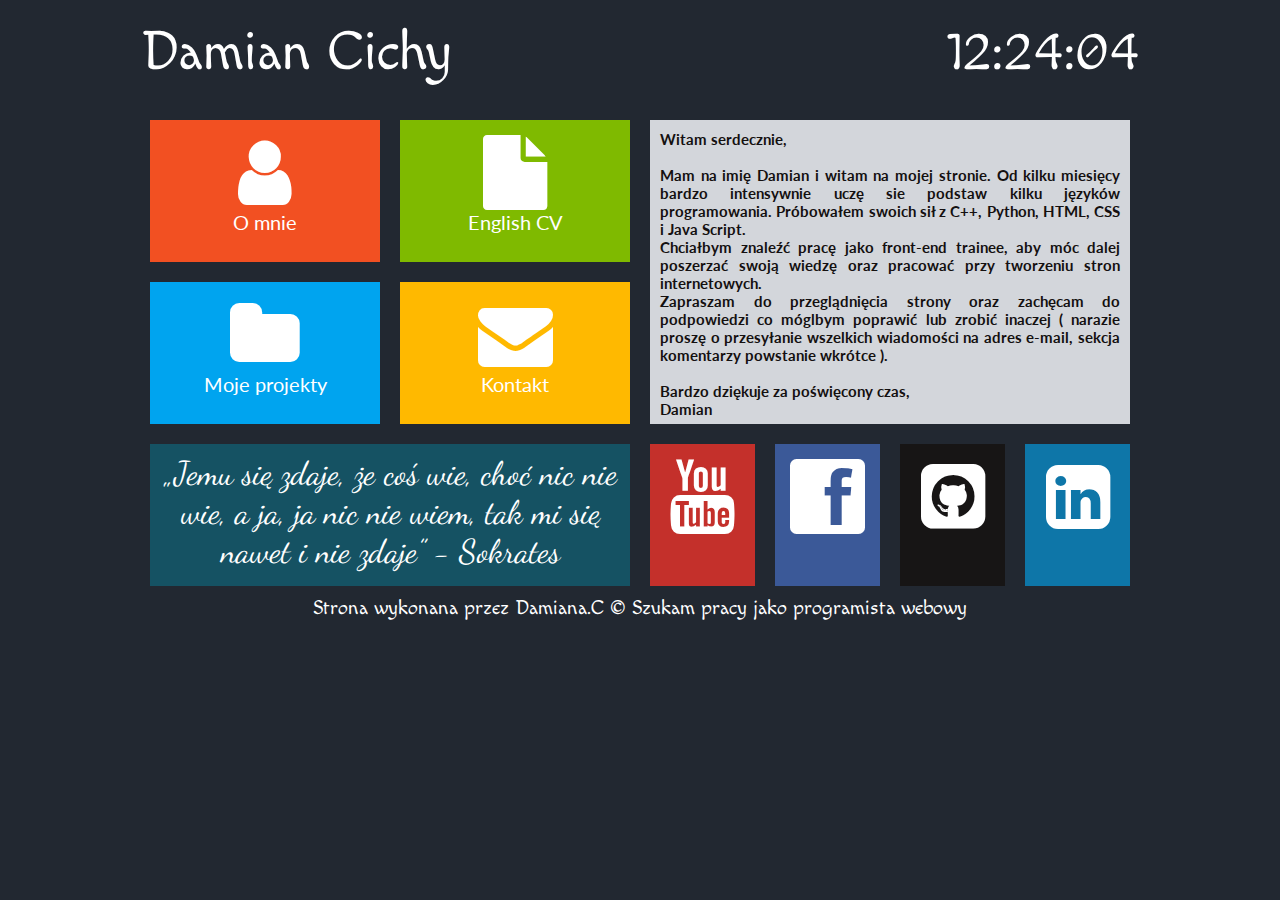
<file: index.html>
<!DOCTYPE HTML>
<html lang="pl">

<head>
   <meta charset="utf-8"/>
   <title>CV Damian Cichy</title>
   <meta name="description" content="CV Damian Cichy"/>
   <meta name="keywords" content="CV, Damian, Cichy, Damian Cichy, vitae, curriculum" />
   <meta http-equiv="X-UA-Compatible" content="IE=edge"/>
   
   <link rel="stylesheet" href="style.css" type="text/css" />
   
   <link rel="stylesheet" href="css/fontello.css" type="text/css" />
   
   <link rel="preconnect" href="https://fonts.googleapis.com">
   <link rel="preconnect" href="https://fonts.gstatic.com" crossorigin>
   <link href="https://fonts.googleapis.com/css2?family=Lato:wght@300;400&family=Macondo&display=swap" rel="stylesheet">
   
   <link rel="preconnect" href="https://fonts.googleapis.com">
   <link rel="preconnect" href="https://fonts.gstatic.com" crossorigin>
   <link href="https://fonts.googleapis.com/css2?family=Dancing+Script&display=swap" rel="stylesheet">
   
   <script src="timer.js"></script>
   
   
   
</head>

<body onload="odliczanie();">

   <div class="container">
   
      <div class="title">
	  
	     <a href="index.html" class="tilelink">
		 <div class="logo">
		    Damian Cichy
		 </div></a>
		 
		 
		 <div id="clock">
		    12:00:00
		 </div>
	  
	     <div style="clear: both;"></div>
		 
	  </div>
	  
	     <div class="square1">
		 
		    <a href="omnie.html" class="tilelink">
			   <div class="tile1">
			      <i class="icon-user"></i><br>O mnie
			   </div>
			</a>
			
			<a href="cv/index.html" class="tilelink" target="_blank">
			   <div class="tile2">
			      <i class="icon-doc-inv"></i><br>English CV
			   </div>
			</a>
		    
			<div style="clear: both;"></div>
			
			<a href="projekty.html" class="tilelink">
			   <div class="tile3">
			      <i class="icon-folder"></i><br>Moje projekty
			   </div>
			</a>
			
			<a href="kontakt.html" class="tilelink">
			   <div class="tile4">
			      <i class="icon-mail-alt"></i><br>Kontakt
			   </div>
			</a>
		 
		    <div style="clear: both;"></div>
		 
		    <div class="motto">
		    
			   „Jemu się zdaje, że coś wie, choć nic nie wie, a ja, ja nic nie wiem, tak mi się nawet i nie zdaje” - Sokrates
			
		    </div>
		 
		 </div>
		 
		 <div class="square1">
		 
		    <div class="content">
			
			   Witam serdecznie,
			   <br><br>
			   Mam na imię Damian i witam na mojej stronie. Od kilku miesięcy bardzo intensywnie uczę sie podstaw kilku języków programowania. Próbowałem swoich sił z C++, Python, HTML, CSS i Java Script.<br> Chciałbym znaleźć pracę jako front-end trainee, aby móc dalej poszerzać swoją wiedzę oraz pracować przy tworzeniu stron internetowych.<br> Zapraszam do przeglądnięcia strony oraz zachęcam do podpowiedzi co móglbym poprawić lub zrobić inaczej ( narazie proszę o przesyłanie wszelkich wiadomości na adres e-mail, sekcja komentarzy powstanie wkrótce ).
               <br><br>
               Bardzo dziękuje za poświęcony czas,
               <br>
               Damian			   
			
			</div>
			   
			   <div class="picture">
				   <div class="yt">
				      <div class="overlay1">
					     <a href="https://www.youtube.com" target="_blank">
                         <span class="link2"></span>
                         </a>
			             <a href="https://www.youtube.com" class="tilelink" target="_blank"><i class="icon-youtube"></i></a>
						
					     <a href="https://www.youtube.com" class="link" target="_blank"><p>You Tube</p></a>
					  </div>
			       </div>
			   </div>
			   
			   <div class="picture">
			      <div class="fb">
				     <div class="overlay2">
					    <a href="https://www.facebook.com" target="_blank">
                         <span class="link2"></span>
                         </a>
			            <a href="https://www.facebook.com" class="tilelink" target="_blank"><i class="icon-facebook-rect"></i></a>
						
					    <a href="https://www.facebook.com" class="link" target="_blank"><p>Facebook</p></a>
					 </div>
			      </div>
			   </div>
			   
			   <div class="picture">
			      <div class="git">
				     <div class="overlay3">
					    <a href="https://github.com" target="_blank">
                        <span class="link2"></span>
                        </a>
			            <a href="https://github.com" class="tilelink" target="_blank"><i class="icon-github-squared"></i></a>
						
					    <a href="https://github.com" class="link" target="_blank"><p>GitHub</p></a>
					 </div>
			      </div>
			   </div>
			   
			   <div class="picture">
			      <div class="linkedin">
				     <div class="overlay4">
					    <a href="https://www.linkedin.com" target="_blank">
                        <span class="link2"></span>
                        </a>
			            <a href="https://www.linkedin.com" class="tilelink" target="_blank"><i class="icon-linkedin-squared"></i></a>
						
					    <a href="https://www.linkedin.com" class="link" target="_blank"><p>Linkedin</p></a>
					 </div>
			      </div>
			   </div>
			   
			   <div style="clear: both;"></div>
		 
		 </div>
		 
	  <div class="footer">
	      Strona wykonana przez Damiana.C &copy; Szukam pracy jako programista webowy
	  </div>
   
   </div>

</body>

</html>
</file>
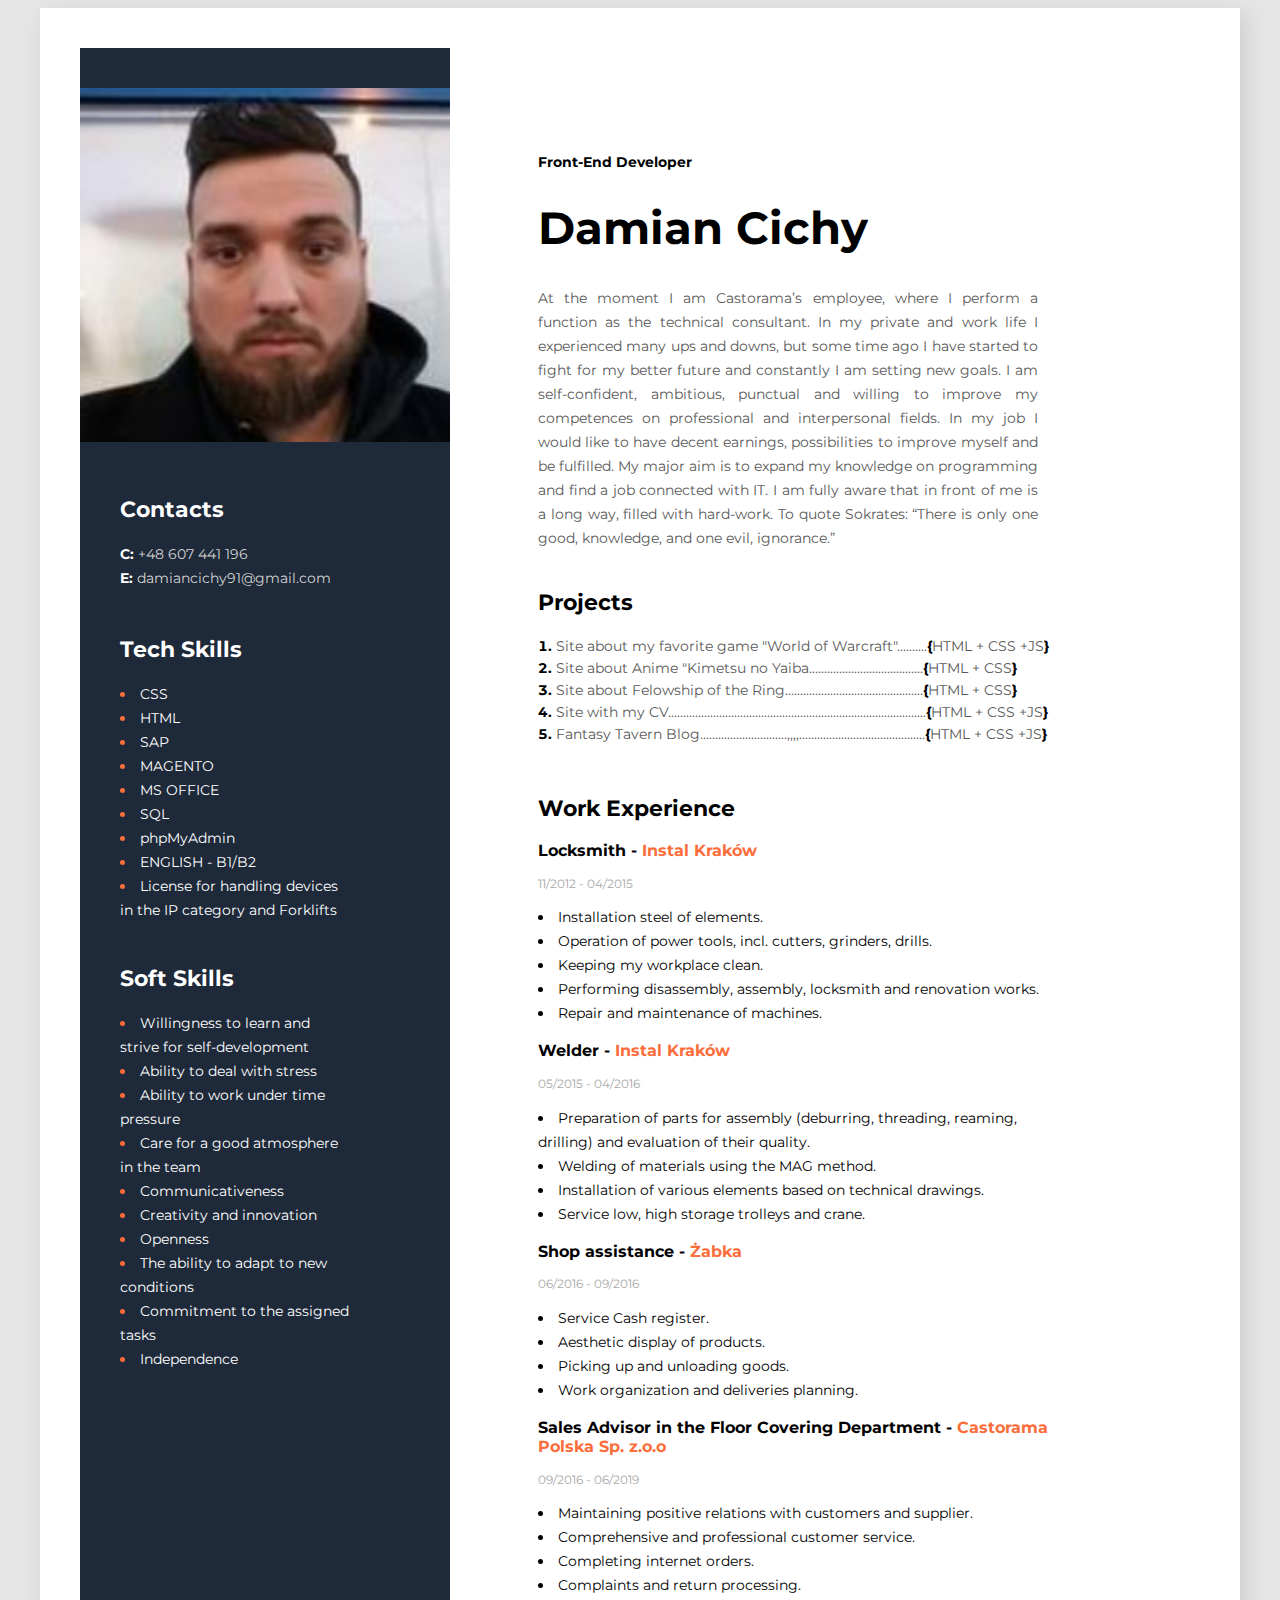
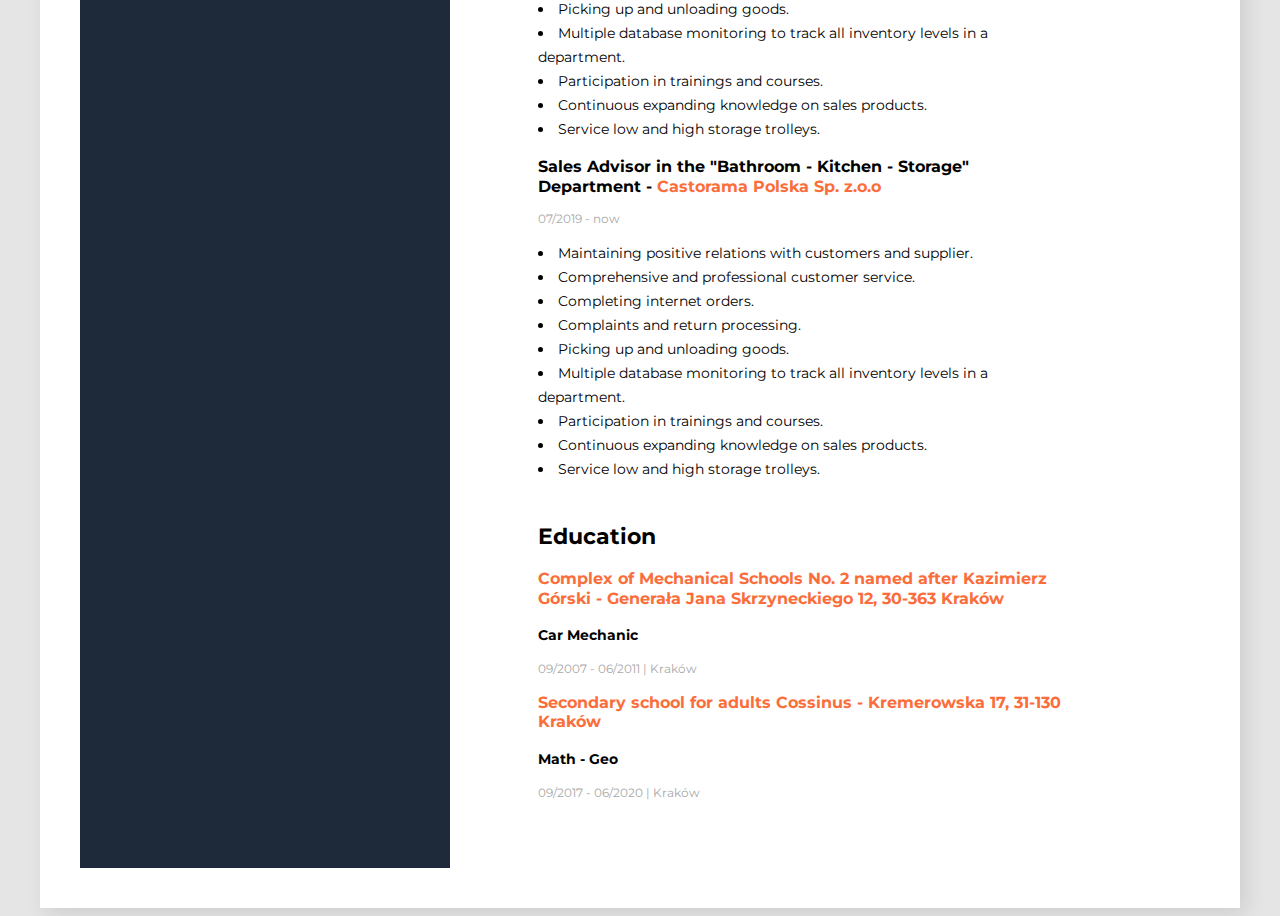
<file: cv/index.html>
<!DOCTYPE html>
<html lang="en">
    <head>
        <meta charset="UTF-8" />
        <meta http-equiv="X-UA-Compatible" content="IE=edge" />
        <meta name="viewport" content="width=device-width, initial-scale=1.0" />
        <title>Cv Damian Cichy</title>

        <link rel="preconnect" href="https://fonts.googleapis.com" />
        <link rel="preconnect" href="https://fonts.gstatic.com" crossorigin />
        <link
            href="https://fonts.googleapis.com/css2?family=Montserrat:wght@400;700&display=swap"
            rel="stylesheet"
        />

        <link rel="stylesheet" href="style.css" type="text/css" />
    </head>
    <body>
        <div class="wraper">
            <main>
                <div class="main-description">
                    <h2 class="main-title">Front-End Developer</h2>
                    <h1 class="main-name">Damian Cichy</h1>
                    <p class="main-about-me">
                        At the moment I am Castorama’s employee, where I perform
                        a function as the technical consultant. In my private
                        and work life I experienced many ups and downs, but some
                        time ago I have started to fight for my better future
                        and constantly I am setting new goals. I am
                        self-confident, ambitious, punctual and willing to
                        improve my competences on professional and interpersonal
                        fields. In my job I would like to have decent earnings,
                        possibilities to improve myself and be fulfilled. My
                        major aim is to expand my knowledge on programming and
                        find a job connected with IT. I am fully aware that in
                        front of me is a long way, filled with hard-work. To
                        quote Sokrates: “There is only one good, knowledge, and
                        one evil, ignorance.”
                    </p>
                </div>

                <div class="main-projects">
                    <h2 class="main-header">Projects</h2>
                    <ol class="main-ol">
                        <li>
                            <a
                                class="main-link"
                                target="_blank"
                                href="https://world-of-warcraft-info.netlify.app"
                                >Site about my favorite game "World of
                                Warcraft"</a
                            ><span class="main-link-color">..........</span
                            >{<span class="main-link-color">HTML + CSS +JS</span
                            >}
                        </li>
                        <li>
                            <a
                                class="main-link"
                                target="_blank"
                                href="https://philars-kimetsu-no-yaiba.netlify.app"
                                >Site about Anime "Kimetsu no Yaiba</a
                            ><span class="main-link-color"
                                >......................................</span
                            >{<span class="main-link-color">HTML + CSS</span>}
                        </li>

                        <li>
                            <a
                                class="main-link"
                                target="_blank"
                                href="https://felowship-of-the-ring.netlify.app"
                                >Site about Felowship of the Ring</a
                            ><span class="main-link-color"
                                >..............................................</span
                            >{<span class="main-link-color">HTML + CSS</span>}
                        </li>
                        <li>
                            <a
                                class="main-link"
                                target="_blank"
                                href="https://damian-cichy.netlify.app"
                                >Site with my CV</a
                            ><span class="main-link-color"
                                >......................................................................................</span
                            >{<span class="main-link-color">HTML + CSS +JS</span
                            >}
                        </li>
                        <li>
                            <a
                                class="main-link"
                                target="_blank"
                                href="https://fantasy-tavern-blog.netlify.app"
                                >Fantasy Tavern Blog</a
                            ><span class="main-link-color"
                                >.............................,,,,..........................................</span
                            >{<span class="main-link-color">HTML + CSS +JS</span
                            >}
                        </li>
                    </ol>
                </div>

                <div class="main-work">
                    <h2 class="main-header">Work Experience</h2>

                    <h3 class="main-proffesion">
                        Locksmith -
                        <span class="main-company">Instal Kraków</span>
                    </h3>
                    <p class="main-date">11/2012 - 04/2015</p>
                    <ul class="main-ul">
                        <li>Installation steel of elements.</li>
                        <li>
                            Operation of power tools, incl. cutters, grinders,
                            drills.
                        </li>
                        <li>Keeping my workplace clean.</li>
                        <li>
                            Performing disassembly, assembly, locksmith and
                            renovation works.
                        </li>
                        <li>Repair and maintenance of machines.</li>
                    </ul>
                </div>
                <div class="main-work">
                    <h3 class="main-proffesion">
                        Welder - <span class="main-company">Instal Kraków</span>
                    </h3>
                    <p class="main-date">05/2015 - 04/2016</p>
                    <ul class="main-ul">
                        <li>
                            Preparation of parts for assembly (deburring,
                            threading, reaming, drilling) and evaluation of
                            their quality.
                        </li>
                        <li>Welding of materials using the MAG method.</li>
                        <li>
                            Installation of various elements based on technical
                            drawings.
                        </li>
                        <li>Service low, high storage trolleys and crane.</li>
                    </ul>
                </div>
                <div class="main-work">
                    <h3 class="main-proffesion">
                        Shop assistance -
                        <span class="main-company">Żabka</span>
                    </h3>
                    <p class="main-date">06/2016 - 09/2016</p>
                    <ul class="main-ul">
                        <li>Service Cash register.</li>
                        <li>Aesthetic display of products.</li>
                        <li>Picking up and unloading goods.</li>
                        <li>Work organization and deliveries planning.</li>
                    </ul>
                </div>
                <div class="main-work">
                    <h3 class="main-proffesion">
                        Sales Advisor in the Floor Covering Department -
                        <span class="main-company"
                            >Castorama Polska Sp. z.o.o</span
                        >
                    </h3>
                    <p class="main-date">09/2016 - 06/2019</p>
                    <ul class="main-ul">
                        <li>
                            Maintaining positive relations with customers and
                            supplier.
                        </li>
                        <li>
                            Comprehensive and professional customer service.
                        </li>
                        <li>Completing internet orders.</li>
                        <li>Complaints and return processing.</li>
                        <li>Picking up and unloading goods.</li>
                        <li>
                            Multiple database monitoring to track all inventory
                            levels in a department.
                        </li>
                        <li>Participation in trainings and courses.</li>
                        <li>
                            Continuous expanding knowledge on sales products.
                        </li>
                        <li>Service low and high storage trolleys.</li>
                    </ul>
                </div>
                <div class="main-work">
                    <h3 class="main-proffesion">
                        Sales Advisor in the "Bathroom - Kitchen - Storage"
                        Department -
                        <span class="main-company"
                            >Castorama Polska Sp. z.o.o</span
                        >
                    </h3>
                    <p class="main-date">07/2019 - now</p>
                    <ul class="main-ul">
                        <li>
                            Maintaining positive relations with customers and
                            supplier.
                        </li>
                        <li>
                            Comprehensive and professional customer service.
                        </li>
                        <li>Completing internet orders.</li>
                        <li>Complaints and return processing.</li>
                        <li>Picking up and unloading goods.</li>
                        <li>
                            Multiple database monitoring to track all inventory
                            levels in a department.
                        </li>
                        <li>Participation in trainings and courses.</li>
                        <li>
                            Continuous expanding knowledge on sales products.
                        </li>
                        <li>Service low and high storage trolleys.</li>
                    </ul>
                </div>

                <div class="main-education">
                    <h2 class="main-header">Education</h2>
                    <h3 class="main-school">
                        Complex of Mechanical Schools No. 2 named after
                        Kazimierz Górski - Generała Jana Skrzyneckiego 12,
                        30-363 Kraków
                    </h3>
                    <h4 class="direction">Car Mechanic</h4>
                    <p class="main-date">09/2007 - 06/2011 | Kraków</p>

                    <h3 class="main-school">
                        Secondary school for adults Cossinus - Kremerowska 17,
                        31-130 Kraków
                    </h3>
                    <h4 class="direction">Math - Geo</h4>
                    <p class="main-date">09/2017 - 06/2020 | Kraków</p>
                </div>
            </main>

            <aside>
                <img
                    class="asside-photo"
                    src="image.jpg"
                    width="370"
                    alt="Zdjęcie Damiana Cichego"
                />

                <div class="asside-contacts">
                    <h2 class="header-secondary">Contacts</h2>

                    <p class="asside-links">
                        <span class="font-weight">C:</span
                        ><a class="asside-links" href="tel:+48 607 441 196">
                            +48 607 441 196</a
                        >
                        <br />
                        <span class="font-weight">E: </span
                        ><a
                            class="asside-links"
                            href="mailto:damiancichy91@gmail.com"
                            >damiancichy91@gmail.com</a
                        >
                    </p>
                </div>

                <div class="asside-tech-skills">
                    <h2 class="header-secondary">Tech Skills</h2>
                    <ul class="asside-ul">
                        <li><span class="li-color">CSS</span></li>
                        <li><span class="li-color">HTML</span></li>
                        <li><span class="li-color">SAP</span></li>
                        <li><span class="li-color">MAGENTO</span></li>
                        <li><span class="li-color">MS OFFICE</span></li>
                        <li><span class="li-color">SQL</span></li>
                        <li><span class="li-color">phpMyAdmin</span></li>
                        <li><span class="li-color">ENGLISH - B1/B2</span></li>
                        <li>
                            <span class="li-color"
                                >License for handling devices in the IP category
                                and Forklifts</span
                            >
                        </li>
                    </ul>
                </div>

                <div class="asside-soft-skills">
                    <h2 class="header-secondary">Soft Skills</h2>
                    <ul class="asside-ul">
                        <li>
                            <span class="li-color"
                                >Willingness to learn and strive for
                                self-development</span
                            >
                        </li>
                        <li>
                            <span class="li-color"
                                >Ability to deal with stress</span
                            >
                        </li>
                        <li>
                            <span class="li-color"
                                >Ability to work under time pressure</span
                            >
                        </li>
                        <li>
                            <span class="li-color"
                                >Care for a good atmosphere in the team</span
                            >
                        </li>
                        <li><span class="li-color">Communicativeness</span></li>
                        <li>
                            <span class="li-color"
                                >Creativity and innovation</span
                            >
                        </li>
                        <li><span class="li-color">Openness</span></li>
                        <li>
                            <span class="li-color"
                                >The ability to adapt to new conditions</span
                            >
                        </li>
                        <li>
                            <span class="li-color"
                                >Commitment to the assigned tasks</span
                            >
                        </li>
                        <li><span class="li-color">Independence</span></li>
                    </ul>
                </div>
            </aside>
        </div>
    </body>
</html>
</file>
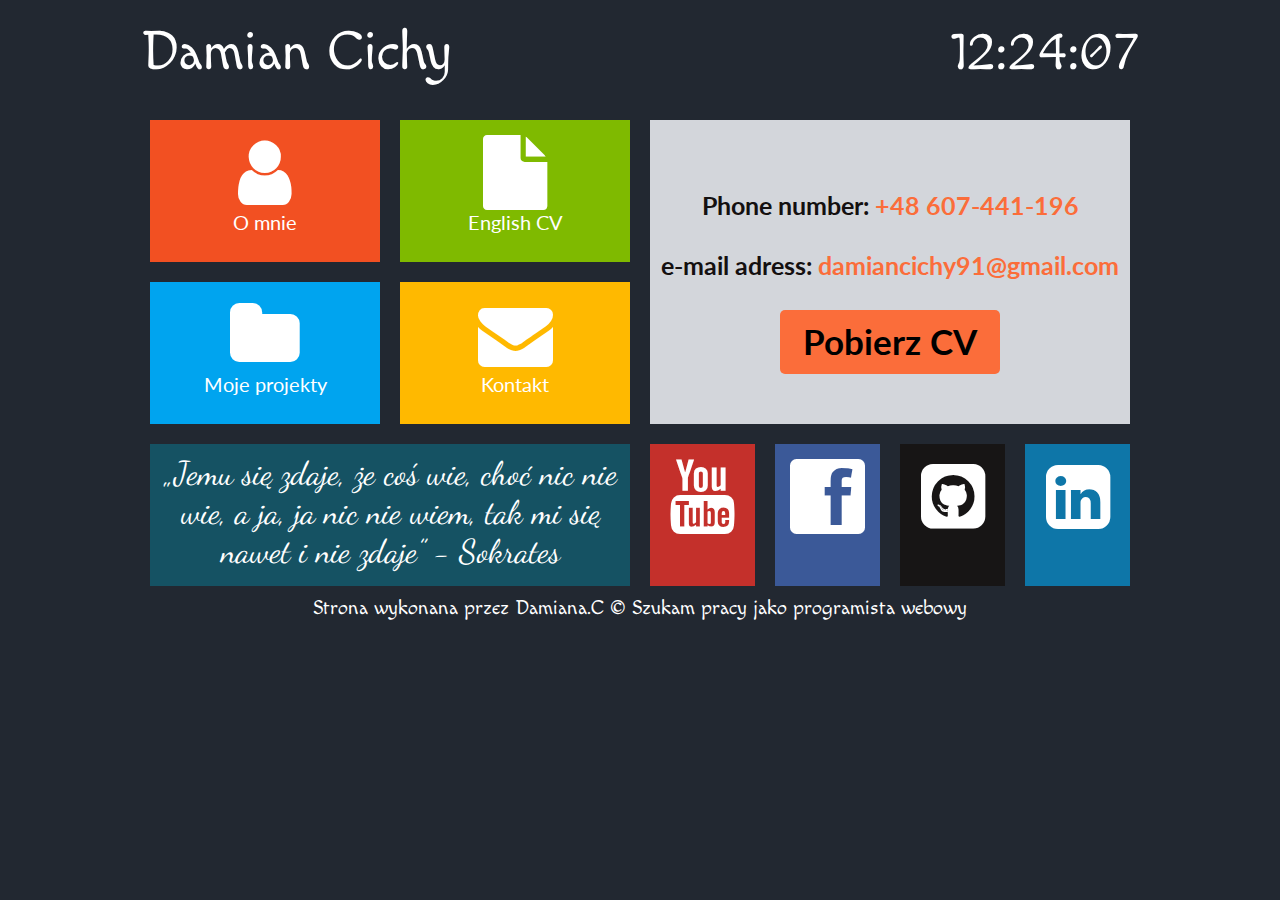
<file: kontakt.html>
<!DOCTYPE HTML>
<html lang="pl">

<head>
   <meta charset="utf-8"/>
   <title>CV Damian Cichy</title>
   <meta name="description" content="CV Damian Cichy"/>
   <meta name="keywords" content="CV, Damian, Cichy, Damian Cichy, vitae, curriculum" />
   <meta http-equiv="X-UA-Compatible" content="IE=edge"/>
   
   <link rel="stylesheet" href="style.css" type="text/css" />
   
   <link rel="stylesheet" href="css/fontello.css" type="text/css" />
   
   <link rel="preconnect" href="https://fonts.googleapis.com">
   <link rel="preconnect" href="https://fonts.gstatic.com" crossorigin>
   <link href="https://fonts.googleapis.com/css2?family=Lato:wght@300;400&family=Macondo&display=swap" rel="stylesheet">
   
   <link rel="preconnect" href="https://fonts.googleapis.com">
   <link rel="preconnect" href="https://fonts.gstatic.com" crossorigin>
   <link href="https://fonts.googleapis.com/css2?family=Dancing+Script&display=swap" rel="stylesheet">
   
   <script src="timer.js"></script>
   
   
   
</head>

<body onload="odliczanie();">

   <div class="container">
   
      <div class="title">
	  
	     <a href="index.html" class="tilelink">
		 <div class="logo">
		    Damian Cichy
		 </div></a>
		 
		 
		 <div id="clock">
		    12:00:00
		 </div>
	  
	     <div style="clear: both;"></div>
		 
	  </div>
	  
	     <div class="square1">
		 
		    <a href="omnie.html" class="tilelink">
			   <div class="tile1">
			      <i class="icon-user"></i><br>O mnie
			   </div>
			</a>
			
			<a href="cv/index.html" class="tilelink" target="_blank">
			   <div class="tile2">
			      <i class="icon-doc-inv"></i><br>English CV
			   </div>
			</a>
		    
			<div style="clear: both;"></div>
			
			<a href="projekty.html" class="tilelink">
			   <div class="tile3">
			      <i class="icon-folder"></i><br>Moje projekty
			   </div>
			</a>
			
			<a href="kontakt.html" class="tilelink">
			   <div class="tile4">
			      <i class="icon-mail-alt"></i><br>Kontakt
			   </div>
			</a>
		 
		    <div style="clear: both;"></div>
		 
		    <div class="motto">
		    
			   „Jemu się zdaje, że coś wie, choć nic nie wie, a ja, ja nic nie wiem, tak mi się nawet i nie zdaje” - Sokrates
			
		    </div>
		 
		 </div>
		 
		 <div class="square1">
		 
		    <div class="content" style="text-align: center; font-size: 25px;">
			   <br><br>
			  
			   Phone number:<span class="pcolor"> +48 607-441-196</span>
			   <br><br>
			   
			   e-mail adress:<span class="pcolor"> damiancichy91@gmail.com</span>
			 <br><br>
			   <a href="cv.pdf" class="tilelink2" target="_blank" download>
				<div class="down">
			      Pobierz CV
		         </div>
				</a>
			</div>
			   
			   <div class="picture">
				   <div class="yt">
				      <div class="overlay1">
					     <a href="https://www.youtube.com" target="_blank">
                         <span class="link2"></span>
                         </a>
			             <a href="https://www.youtube.com" class="tilelink" target="_blank"><i class="icon-youtube"></i></a>
						
					     <a href="https://www.youtube.com" class="link" target="_blank"><p>You Tube</p></a>
					  </div>
			       </div>
			   </div>
			   
			   <div class="picture">
			      <div class="fb">
				     <div class="overlay2">
					    <a href="https://www.facebook.com" target="_blank">
                         <span class="link2"></span>
                         </a>
			            <a href="https://www.facebook.com" class="tilelink" target="_blank"><i class="icon-facebook-rect"></i></a>
						
					    <a href="https://www.facebook.com" class="link" target="_blank"><p>Facebook</p></a>
					 </div>
			      </div>
			   </div>
			   
			   <div class="picture">
			      <div class="git">
				     <div class="overlay3">
					    <a href="https://github.com" target="_blank">
                        <span class="link2"></span>
                        </a>
			            <a href="https://github.com" class="tilelink" target="_blank"><i class="icon-github-squared"></i></a>
						
					    <a href="https://github.com" class="link" target="_blank"><p>GitHub</p></a>
					 </div>
			      </div>
			   </div>
			   
			   <div class="picture">
			      <div class="linkedin">
				     <div class="overlay4">
					    <a href="https://www.linkedin.com" target="_blank">
                        <span class="link2"></span>
                        </a>
			            <a href="https://www.linkedin.com" class="tilelink" target="_blank"><i class="icon-linkedin-squared"></i></a>
						
					    <a href="https://www.linkedin.com" class="link" target="_blank"><p>Linkedin</p></a>
					 </div>
			      </div>
			   </div>
			   
			   <div style="clear: both;"></div>
		 
		 </div>
		 
	  <div class="footer">
	      Strona wykonana przez Damiana.C &copy; Szukam pracy jako programista webowy
	  </div>
   
   </div>

</body>

</html>
</file>
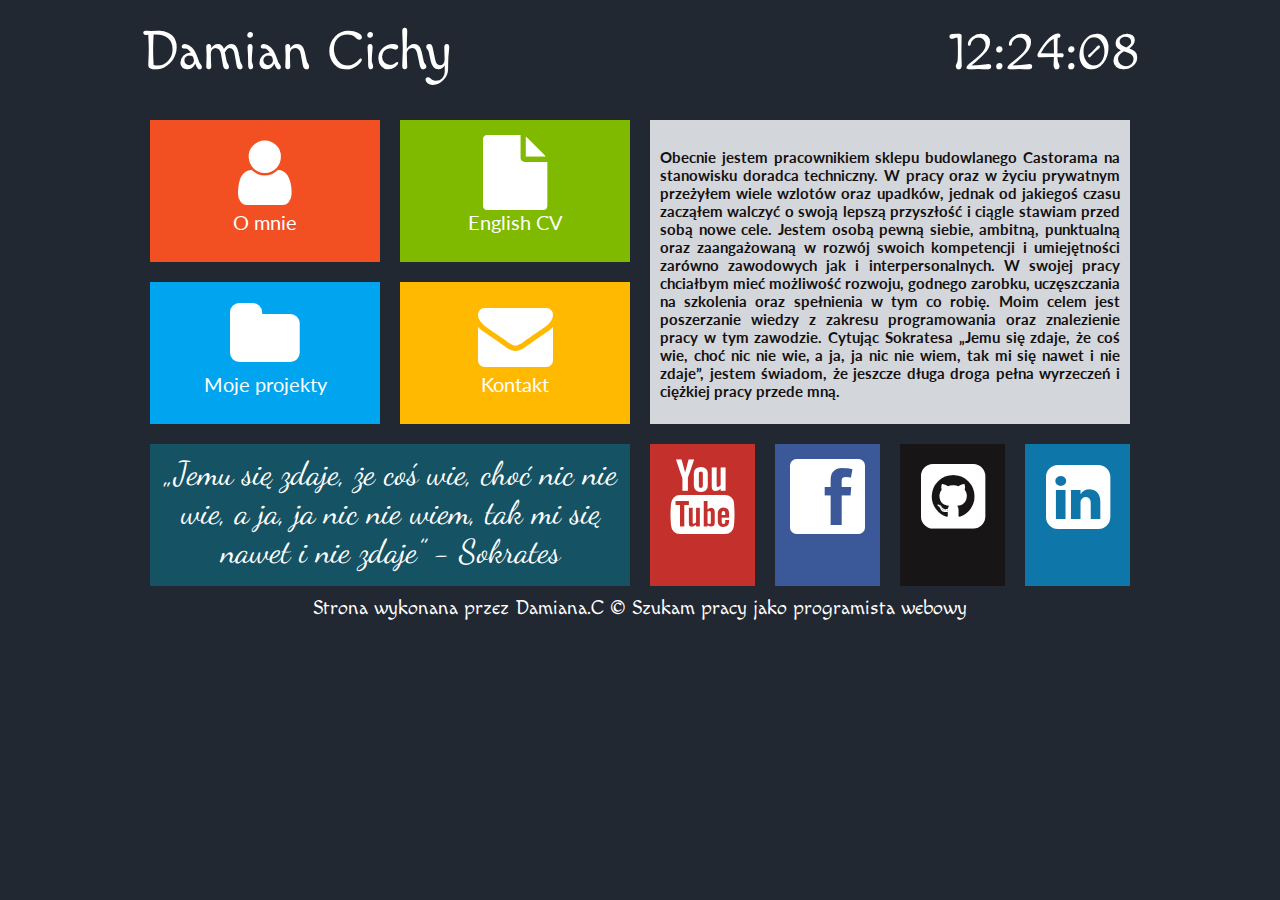
<file: omnie.html>
<!DOCTYPE HTML>
<html lang="pl">

<head>
   <meta charset="utf-8"/>
   <title>CV Damian Cichy</title>
   <meta name="description" content="CV Damian Cichy"/>
   <meta name="keywords" content="CV, Damian, Cichy, Damian Cichy, vitae, curriculum" />
   <meta http-equiv="X-UA-Compatible" content="IE=edge"/>
   
   <link rel="stylesheet" href="style.css" type="text/css" />
   
   <link rel="stylesheet" href="css/fontello.css" type="text/css" />
   
   <link rel="preconnect" href="https://fonts.googleapis.com">
   <link rel="preconnect" href="https://fonts.gstatic.com" crossorigin>
   <link href="https://fonts.googleapis.com/css2?family=Lato:wght@300;400&family=Macondo&display=swap" rel="stylesheet">
   
   <link rel="preconnect" href="https://fonts.googleapis.com">
   <link rel="preconnect" href="https://fonts.gstatic.com" crossorigin>
   <link href="https://fonts.googleapis.com/css2?family=Dancing+Script&display=swap" rel="stylesheet">
   
   <script src="timer.js"></script>
   
   
   
</head>

<body onload="odliczanie();">

   <div class="container">
   
      <div class="title">
	  
	     <a href="index.html" class="tilelink">
		 <div class="logo">
		    Damian Cichy
		 </div></a>
		 
		 
		 <div id="clock">
		    12:00:00
		 </div>
	  
	     <div style="clear: both;"></div>
		 
	  </div>
	  
	     <div class="square1">
		 
		    <a href="omnie.html" class="tilelink">
			   <div class="tile1">
			      <i class="icon-user"></i><br>O mnie
			   </div>
			</a>
			
			<a href="cv/index.html" class="tilelink" target="_blank">
			   <div class="tile2">
			      <i class="icon-doc-inv"></i><br>English CV
			   </div>
			</a>
		    
			<div style="clear: both;"></div>
			
			<a href="projekty.html" class="tilelink">
			   <div class="tile3">
			      <i class="icon-folder"></i><br>Moje projekty
			   </div>
			</a>
			
			<a href="kontakt.html" class="tilelink">
			   <div class="tile4">
			      <i class="icon-mail-alt"></i><br>Kontakt
			   </div>
			</a>
		 
		    <div style="clear: both;"></div>
		 
		    <div class="motto">
		    
			   „Jemu się zdaje, że coś wie, choć nic nie wie, a ja, ja nic nie wiem, tak mi się nawet i nie zdaje” - Sokrates
			
		    </div>
		 
		 </div>
		 
		 <div class="square1">
		 
		    <div class="content">
			<br>
			   Obecnie jestem pracownikiem sklepu budowlanego Castorama na stanowisku doradca techniczny. W pracy
               oraz w życiu prywatnym przeżyłem wiele wzlotów oraz upadków, jednak od jakiegoś czasu zacząłem walczyć o
               swoją lepszą przyszłość i ciągle stawiam przed sobą nowe cele. Jestem osobą pewną siebie, ambitną,
               punktualną oraz zaangażowaną w rozwój swoich kompetencji i umiejętności zarówno zawodowych jak i
               interpersonalnych. W swojej pracy chciałbym mieć możliwość rozwoju, godnego zarobku, uczęszczania na
               szkolenia oraz spełnienia w tym co robię. Moim celem jest poszerzanie wiedzy z zakresu programowania oraz
               znalezienie pracy w tym zawodzie. Cytując Sokratesa „Jemu się zdaje, że coś wie, choć nic nie wie, a ja, ja nic nie
               wiem, tak mi się nawet i nie zdaje”, jestem świadom, że jeszcze długa droga pełna wyrzeczeń i ciężkiej pracy
               przede mną.

			
			</div>
			   
			   <div class="picture">
				   <div class="yt">
				      <div class="overlay1">
					     <a href="https://www.youtube.com" target="_blank">
                         <span class="link2"></span>
                         </a>
			             <a href="https://www.youtube.com" class="tilelink" target="_blank"><i class="icon-youtube"></i></a>
						
					     <a href="https://www.youtube.com" class="link" target="_blank"><p>You Tube</p></a>
					  </div>
			       </div>
			   </div>
			   
			   <div class="picture">
			      <div class="fb">
				     <div class="overlay2">
					    <a href="https://www.facebook.com" target="_blank">
                         <span class="link2"></span>
                         </a>
			            <a href="https://www.facebook.com" class="tilelink" target="_blank"><i class="icon-facebook-rect"></i></a>
						
					    <a href="https://www.facebook.com" class="link" target="_blank"><p>Facebook</p></a>
					 </div>
			      </div>
			   </div>
			   
			   <div class="picture">
			      <div class="git">
				     <div class="overlay3">
					    <a href="https://github.com" target="_blank">
                        <span class="link2"></span>
                        </a>
			            <a href="https://github.com" class="tilelink" target="_blank"><i class="icon-github-squared"></i></a>
						
					    <a href="https://github.com" class="link" target="_blank"><p>GitHub</p></a>
					 </div>
			      </div>
			   </div>
			   
			   <div class="picture">
			      <div class="linkedin">
				     <div class="overlay4">
					    <a href="https://www.linkedin.com" target="_blank">
                        <span class="link2"></span>
                        </a>
			            <a href="https://www.linkedin.com" class="tilelink" target="_blank"><i class="icon-linkedin-squared"></i></a>
						
					    <a href="https://www.linkedin.com" class="link" target="_blank"><p>Linkedin</p></a>
					 </div>
			      </div>
			   </div>
			   
			   <div style="clear: both;"></div>
		 
		 </div>
		 
	  <div class="footer">
	      Strona wykonana przez Damiana.C &copy; Szukam pracy jako programista webowy
	  </div>
   
   </div>

</body>

</html>
</file>
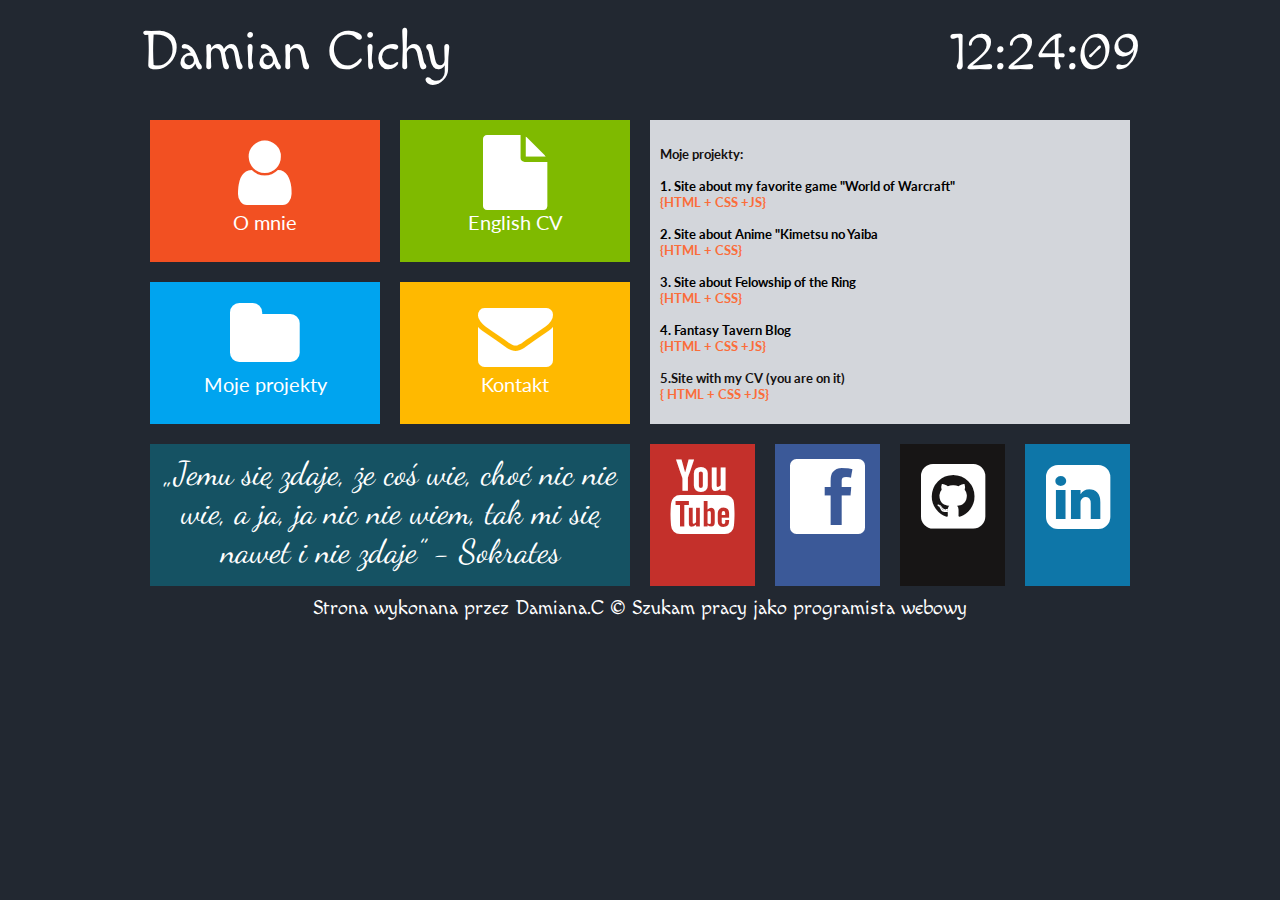
<file: projekty.html>
<!DOCTYPE HTML>
<html lang="pl">

<head>
   <meta charset="utf-8"/>
   <title>CV Damian Cichy</title>
   <meta name="description" content="CV Damian Cichy"/>
   <meta name="keywords" content="CV, Damian, Cichy, Damian Cichy, vitae, curriculum" />
   <meta http-equiv="X-UA-Compatible" content="IE=edge"/>
   
   <link rel="stylesheet" href="style.css" type="text/css" />
   
   <link rel="stylesheet" href="css/fontello.css" type="text/css" />
   
   <link rel="preconnect" href="https://fonts.googleapis.com">
   <link rel="preconnect" href="https://fonts.gstatic.com" crossorigin>
   <link href="https://fonts.googleapis.com/css2?family=Lato:wght@300;400&family=Macondo&display=swap" rel="stylesheet">
   
   <link rel="preconnect" href="https://fonts.googleapis.com">
   <link rel="preconnect" href="https://fonts.gstatic.com" crossorigin>
   <link href="https://fonts.googleapis.com/css2?family=Dancing+Script&display=swap" rel="stylesheet">
   
   <script src="timer.js"></script>
   
   
   
</head>

<body onload="odliczanie();">

   <div class="container">
   
      <div class="title">
	  
	     <a href="index.html" class="tilelink">
		 <div class="logo">
		    Damian Cichy
		 </div></a>
		 
		 
		 <div id="clock">
		    12:00:00
		 </div>
	  
	     <div style="clear: both;"></div>
		 
	  </div>
	  
	     <div class="square1">
		 
		    <a href="omnie.html" class="tilelink">
			   <div class="tile1">
			      <i class="icon-user"></i><br>O mnie
			   </div>
			</a>
			
			<a href="cv/index.html" class="tilelink" target="_blank">
			   <div class="tile2">
			      <i class="icon-doc-inv"></i><br>English CV
			   </div>
			</a>
		    
			<div style="clear: both;"></div>
			
			<a href="projekty.html" class="tilelink">
			   <div class="tile3">
			      <i class="icon-folder"></i><br>Moje projekty
			   </div>
			</a>
			
			<a href="kontakt.html" class="tilelink">
			   <div class="tile4">
			      <i class="icon-mail-alt"></i><br>Kontakt
			   </div>
			</a>
		 
		    <div style="clear: both;"></div>
		 
		    <div class="motto">
		    
			   „Jemu się zdaje, że coś wie, choć nic nie wie, a ja, ja nic nie wiem, tak mi się nawet i nie zdaje” - Sokrates
			
		    </div>
		 
		 </div>
		 
		 <div class="square1">
		 
		    <div class="content1">
			   
			<br>
			   Moje projekty:
			   <br><br>
			   
               <a href="https://world-of-warcraft-info.netlify.app" class="tilelink1" target="_blank">1. Site about my favorite game "World of Warcraft" <br>
			   <span class="pcolor">{HTML + CSS +JS}</span></a>
			   <br><br>
               <a href="https://philars-kimetsu-no-yaiba.netlify.app" class="tilelink1" target="_blank">2. Site about Anime "Kimetsu no Yaiba <br>
			   <span class="pcolor">{HTML + CSS}</span></a>
			   <br><br>
               <a href="https://felowship-of-the-ring.netlify.app" class="tilelink1" target="_blank">3. Site about Felowship of the Ring <br>
			   <span class="pcolor">{HTML + CSS}</span></a>
			   <br><br>
			   <a href="https://fantasy-tavern-blog.netlify.app" class="tilelink1" target="_blank">4. Fantasy Tavern Blog <br>
				<span class="pcolor">{HTML + CSS +JS}</span></a>
				<br><br>
               5.Site with my CV (you are on it) <br>
			   <span class="pcolor">{ HTML + CSS +JS}</span>
               <br><br>
               
			</div>
			   
			   <div class="picture">
				   <div class="yt">
				      <div class="overlay1">
					     <a href="https://www.youtube.com" target="_blank">
                         <span class="link2"></span>
                         </a>
			             <a href="https://www.youtube.com" class="tilelink" target="_blank"><i class="icon-youtube"></i></a>
						
					     <a href="https://www.youtube.com" class="link" target="_blank"><p>You Tube</p></a>
					  </div>
			       </div>
			   </div>
			   
			   <div class="picture">
			      <div class="fb">
				     <div class="overlay2">
					    <a href="https://www.facebook.com" target="_blank">
                         <span class="link2"></span>
                         </a>
			            <a href="https://www.facebook.com" class="tilelink" target="_blank"><i class="icon-facebook-rect"></i></a>
						
					    <a href="https://www.facebook.com" class="link" target="_blank"><p>Facebook</p></a>
					 </div>
			      </div>
			   </div>
			   
			   <div class="picture">
			      <div class="git">
				     <div class="overlay3">
					    <a href="https://github.com" target="_blank">
                        <span class="link2"></span>
                        </a>
			            <a href="https://github.com" class="tilelink" target="_blank"><i class="icon-github-squared"></i></a>
						
					    <a href="https://github.com" class="link" target="_blank"><p>GitHub</p></a>
					 </div>
			      </div>
			   </div>
			   
			   <div class="picture">
			      <div class="linkedin">
				     <div class="overlay4">
					    <a href="https://www.linkedin.com" target="_blank">
                        <span class="link2"></span>
                        </a>
			            <a href="https://www.linkedin.com" class="tilelink" target="_blank"><i class="icon-linkedin-squared"></i></a>
						
					    <a href="https://www.linkedin.com" class="link" target="_blank"><p>Linkedin</p></a>
					 </div>
			      </div>
			   </div>
			   
			   <div style="clear: both;"></div>
		 
		 </div>
		 
	  <div class="footer">
	      Strona wykonana przez Damiana.C &copy; Szukam pracy jako programista webowy
	  </div>
   
   </div>

</body>

</html>
</file>
<file: style.css>
body {
  background-color: #222831;
  color: #fff;
  font-size: 20px;
  font-family: "Lato", sans-serif;
}

.tilelink2 {
  text-decoration: none;
}

.down {
  color: #000;
  background-color: #fb6d3a;
  width: 200px;
  font-size: 35px;
  height: 44px;
  padding: 10px;
  border-radius: 5px;
  margin-left: auto;
  margin-right: auto;
  transition: all 0.5s ease-in-out;
}

.down:hover {
  color: #fb6d3a;
  background-color: #000;
  transform: scale(0.9);
}

.tilelink1 {
  color: #000;
  text-decoration: none;
}

.tilelink {
  color: #fff;
  text-decoration: none;
}

.link {
  color: #fff;
  text-decoration: none;
}

.link2 {
  position: absolute;
  width: 100%;
  height: 100%;
  top: 0;
  left: 0;
  z-index: 1;
}

.container {
  width: 1000px;
  margin-right: auto;
  margin-left: auto;
  margin-top: 20px;
}

.title {
  width: 1000px;
  font-family: "Macondo", cursive;
  font-size: 55px;
  font-weight: 400;
}

.logo {
  width: 50%;
  text-align: left;
  float: left;
}

.pcolor {
  color: #fb6d3a;
}

#clock {
  width: 50%;
  text-align: right;
  float: left;
}

.square1 {
  float: left;
  margin-top: 25px;
  width: 50%;
}

.tile1 {
  float: left;
  background-color: #f25022;
  text-align: center;
  margin: 10px;
  width: 230px;
  height: 142px;
  transition: all 0.5s ease-in-out;
}

.tile1:hover {
  transform: scale(0.9);
  background-color: #e14011;
}
.tile2 {
  float: left;
  background-color: #7fba00;
  text-align: center;
  margin: 10px;
  width: 230px;
  height: 142px;
  transition: all 0.5s ease-in-out;
}

.tile2:hover {
  transform: scale(0.9);
  background-color: #6eaa00;
}

.tile3 {
  float: left;
  background-color: #00a4ef;
  text-align: center;
  margin: 10px;
  width: 230px;
  height: 142px;
  transition: all 0.5s ease-in-out;
}

.tile3:hover {
  transform: scale(0.9);
  background-color: #00a3de;
}

.tile4 {
  float: left;
  background-color: #ffb900;
  text-align: center;
  margin: 10px;
  width: 230px;
  height: 142px;
  transition: all 0.5s ease-in-out;
}

.tile4:hover {
  transform: scale(0.9);
  background-color: #eea800;
}

.motto {
  float: left;
  font-family: "Dancing Script", cursive;
  width: 460px;
  background-color: #155263;
  height: 122px;
  text-align: justify;
  margin: 10px;
  font-size: 33px;
  text-align: center;
  padding: 10px;
}

.content {
  background-color: #d3d6db;
  color: #141010;
  text-align: justify;
  font-size: 15px;
  height: 284px;
  width: 460px;
  font-weight: 700;
  margin: 10px;
  padding: 10px;
}

.content1 {
  background-color: #d3d6db;
  color: #141010;
  text-align: justify;
  font-size: 13px;
  height: 284px;
  width: 460px;
  font-weight: 700;
  margin: 10px;
  padding: 10px;
}

.picture {
  float: left;
  margin: 10px;
}

.yt {
  transition: all 0.5s ease-in-out;
}

.yt:hover {
  transform: scale(0.9) rotate(5deg);
}

.overlay1 {
  position: relative;
  width: 105px;
  background-color: #c4302b;
  height: 142px;
}

.overlay1 .link {
  position: absolute;
  display: block;
  width: 105px;
  height: 45px;
  font-size: 20px;
  font-family: "Macondo", cursive;
  text-align: center;
  left: 0px;
  bottom: 0px;
  opacity: 0;
  transition: opacity 0.5s ease-in-out;
}

.overlay1:hover .link {
  opacity: 1;
}

.fb {
  transition: all 0.5s ease-in-out;
}

.fb:hover {
  transform: scale(0.9) rotate(5deg);
}

.overlay2 {
  position: relative;
  width: 105px;
  background-color: #3b5998;
  height: 142px;
}

.overlay2 .link {
  position: absolute;
  width: 105px;
  height: 45px;
  text-align: center;
  font-family: "Macondo", cursive;
  font-size: 20px;
  bottom: 0px;
  left: 0px;
  opacity: 0;
  transition: opacity 0.5s ease-in-out;
}

.overlay2:hover .link {
  opacity: 1;
}

.git {
  transition: all 0.5s ease-in-out;
}

.git:hover {
  transform: scale(0.9) rotate(5deg);
}

.overlay3 {
  position: relative;
  width: 105px;
  background-color: #171515;
  height: 142px;
}

.overlay3 .link {
  position: absolute;
  width: 105px;
  height: 45px;
  text-align: center;
  font-size: 20px;
  bottom: 0px;
  left: 0px;
  font-family: "Macondo", cursive;
  opacity: 0;
  transition: all 0.5s ease-in-out;
}

.overlay3:hover .link {
  opacity: 1;
}

.linkedin {
  transition: transform 0.5s ease-in-out;
}

.linkedin:hover {
  transform: scale(0.9) rotate(5deg);
}

.overlay4 {
  position: relative;
  width: 105px;
  background-color: #0e76a8;
  height: 142px;
}

.overlay4 .link {
  position: absolute;
  width: 105px;
  height: 45px;
  font-size: 20px;
  text-align: center;
  opacity: 0;
  bottom: 0px;
  left: 0px;
  font-family: "Macondo", cursive;
  transition: all 0.5s ease-in-out;
}

.overlay4:hover .link {
  opacity: 1;
}

.footer {
  font-family: "Macondo", cursive;
  font-size: 20px;
  text-align: center;
}
</file>
<file: css/fontello.css>
@font-face {
  font-family: 'fontello';
  src: url('../font/fontello.eot?20019434');
  src: url('../font/fontello.eot?20019434#iefix') format('embedded-opentype'),
       url('../font/fontello.woff2?20019434') format('woff2'),
       url('../font/fontello.woff?20019434') format('woff'),
       url('../font/fontello.ttf?20019434') format('truetype'),
       url('../font/fontello.svg?20019434#fontello') format('svg');
  font-weight: normal;
  font-style: normal;
}
/* Chrome hack: SVG is rendered more smooth in Windozze. 100% magic, uncomment if you need it. */
/* Note, that will break hinting! In other OS-es font will be not as sharp as it could be */
/*
@media screen and (-webkit-min-device-pixel-ratio:0) {
  @font-face {
    font-family: 'fontello';
    src: url('../font/fontello.svg?20019434#fontello') format('svg');
  }
}
*/
[class^="icon-"]:before, [class*=" icon-"]:before {
  font-family: "fontello";
  font-style: normal;
  font-weight: normal;
  speak: never;

  display: inline-block;
  text-decoration: inherit;
  width: 1em;
  margin-right: .2em;
  text-align: center;
  /* opacity: .8; */

  /* For safety - reset parent styles, that can break glyph codes*/
  font-variant: normal;
  text-transform: none;

  /* fix buttons height, for twitter bootstrap */
  line-height: 1em;

  /* Animation center compensation - margins should be symmetric */
  /* remove if not needed */
  margin-left: .2em;

  /* you can be more comfortable with increased icons size */
  /* font-size: 120%; */

  /* Font smoothing. That was taken from TWBS */
  -webkit-font-smoothing: antialiased;
  -moz-osx-font-smoothing: grayscale;

  /* Uncomment for 3D effect */
  /* text-shadow: 1px 1px 1px rgba(127, 127, 127, 0.3); */
}

.icon-folder:before { content: '\e800'; text-align: center; font-size: 75px; margin-top: 15px; } /* '' */
.icon-user:before { content: '\e801'; text-align: center; font-size: 75px; margin-top: 15px; } /* '' */
.icon-gplus-squared:before { content: '\f0d4'; text-align: center; font-size: 75px; margin-top: 15px; } /* '' */
.icon-mail-alt:before { content: '\f0e0'; text-align: center; font-size: 75px; margin-top: 15px; } /* '' */
.icon-doc-inv:before { content: '\f15b'; text-align: center; font-size: 75px; margin-top: 15px; } /* '' */
.icon-github-squared:before { content: '\f300'; text-align: center; font-size: 75px; margin-top: 15px; } /* '' */
.icon-facebook-rect:before { content: '\f301'; text-align: center; font-size: 75px; margin-top: 15px; } /* '' */
.icon-twitter-squared:before { content: '\f304'; text-align: center; font-size: 75px; margin-top: 15px; } /* '' */
.icon-linkedin-squared:before { content: '\f30c'; text-align: center; font-size: 75px; margin-top: 15px; } /* '' */
.icon-youtube:before { content: '\f313'; text-align: center; font-size: 75px; margin-top: 15px; } /* '' */
</file>
<file: cv/style.css>
body {
    background: #e5e5e5;
    color: #000;
    font-family: "Montserrat", sans-serif;
}

.wraper {
    background: #fff;
    width: 1200px;
    display: flex;
    flex-direction: row-reverse;
    justify-content: center;
    margin: 0 auto;
    box-shadow: 6px 6px 20px rgba(0, 0, 0, 0.1);
}

aside {
    width: 370px;
    background: #1e2939;
    margin: 40px 0 40px 40px;
}

.asside-photo {
    width: 370px;
    height: 354px;
    margin-top: 40px;
}

.asside-contacts {
    margin: 51px 100px 0px 40px;
}

.header-secondary {
    font-size: 22px;
    font-weight: 700;
    color: #fff;
    line-height: 26.82px;
}

.asside-links {
    color: lightgrey;
    line-height: 24px;
    font-size: 14px;
    text-decoration: none;
}

.font-weight {
    font-weight: 700;
    color: #fff;
}

.asside-tech-skills {
    margin: 47px 100px 0 40px;
}

.asside-ul {
    color: #fb6d3a;
    padding-left: 0px;
    font-size: 14px;
    line-height: 24px;
    list-style-position: inside;
}

.li-color {
    color: #fff;
    margin-left: 0px;
}

.asside-soft-skills {
    margin: 44px 100px 366px 40px;
}

main {
    margin-left: 88px;
    margin-top: 44px;
    width: 100%;
}

.main-description {
    width: 500px;
    margin-top: 102px;
}

.main-title {
    font-size: 14px;
    font-weight: 700;
    line-height: 17.07px;
}

.main-name {
    font-size: 45px;
    line-height: 54.86px;
    font-weight: 700;
}

.main-about-me {
    color: #595959;
    font-size: 14px;
    line-height: 24px;
    text-align: justify;
}

.main-projects {
    margin-top: 40px;
    width: 650px;
    margin-bottom: 51px;
}

.main-header {
    font-weight: 700;
    font-size: 22px;
    line-height: 26.82px;
}

.main-ol {
    font-weight: 700;
    font-size: 14px;
    line-height: 22px;
    list-style-position: inside;
    padding-left: 0px;
}

.main-link {
    text-decoration: none;
    color: #595959;
    font-weight: 400;
}

.main-link-color {
    color: #595959;
    font-weight: 400;
}

.main-work {
    margin-bottom: 16px;
    width: 525px;
}

.main-proffesion {
    font-weight: 700;
    font-size: 16px;
    line-height: 19.5px;
}

.main-company {
    color: #fb6d3a;
}

.main-date {
    color: #a8a8a8;
    font-weight: 400;
    font-size: 12px;
    line-height: 14.63px;
}

.main-ul {
    font-size: 14px;
    font-weight: 400;
    line-height: 24px;
    padding-left: 0px;
    list-style-position: inside;
}

.main-education {
    width: 525px;
    margin-top: 43px;
    margin-bottom: 107px;
}

.main-school {
    font-weight: 700;
    font-size: 16px;
    line-height: 19.5px;
    color: #fb6d3a;
}

.direction {
    font-weight: 700;
    font-size: 14px;
    line-height: 17.07px;
}
</file>
